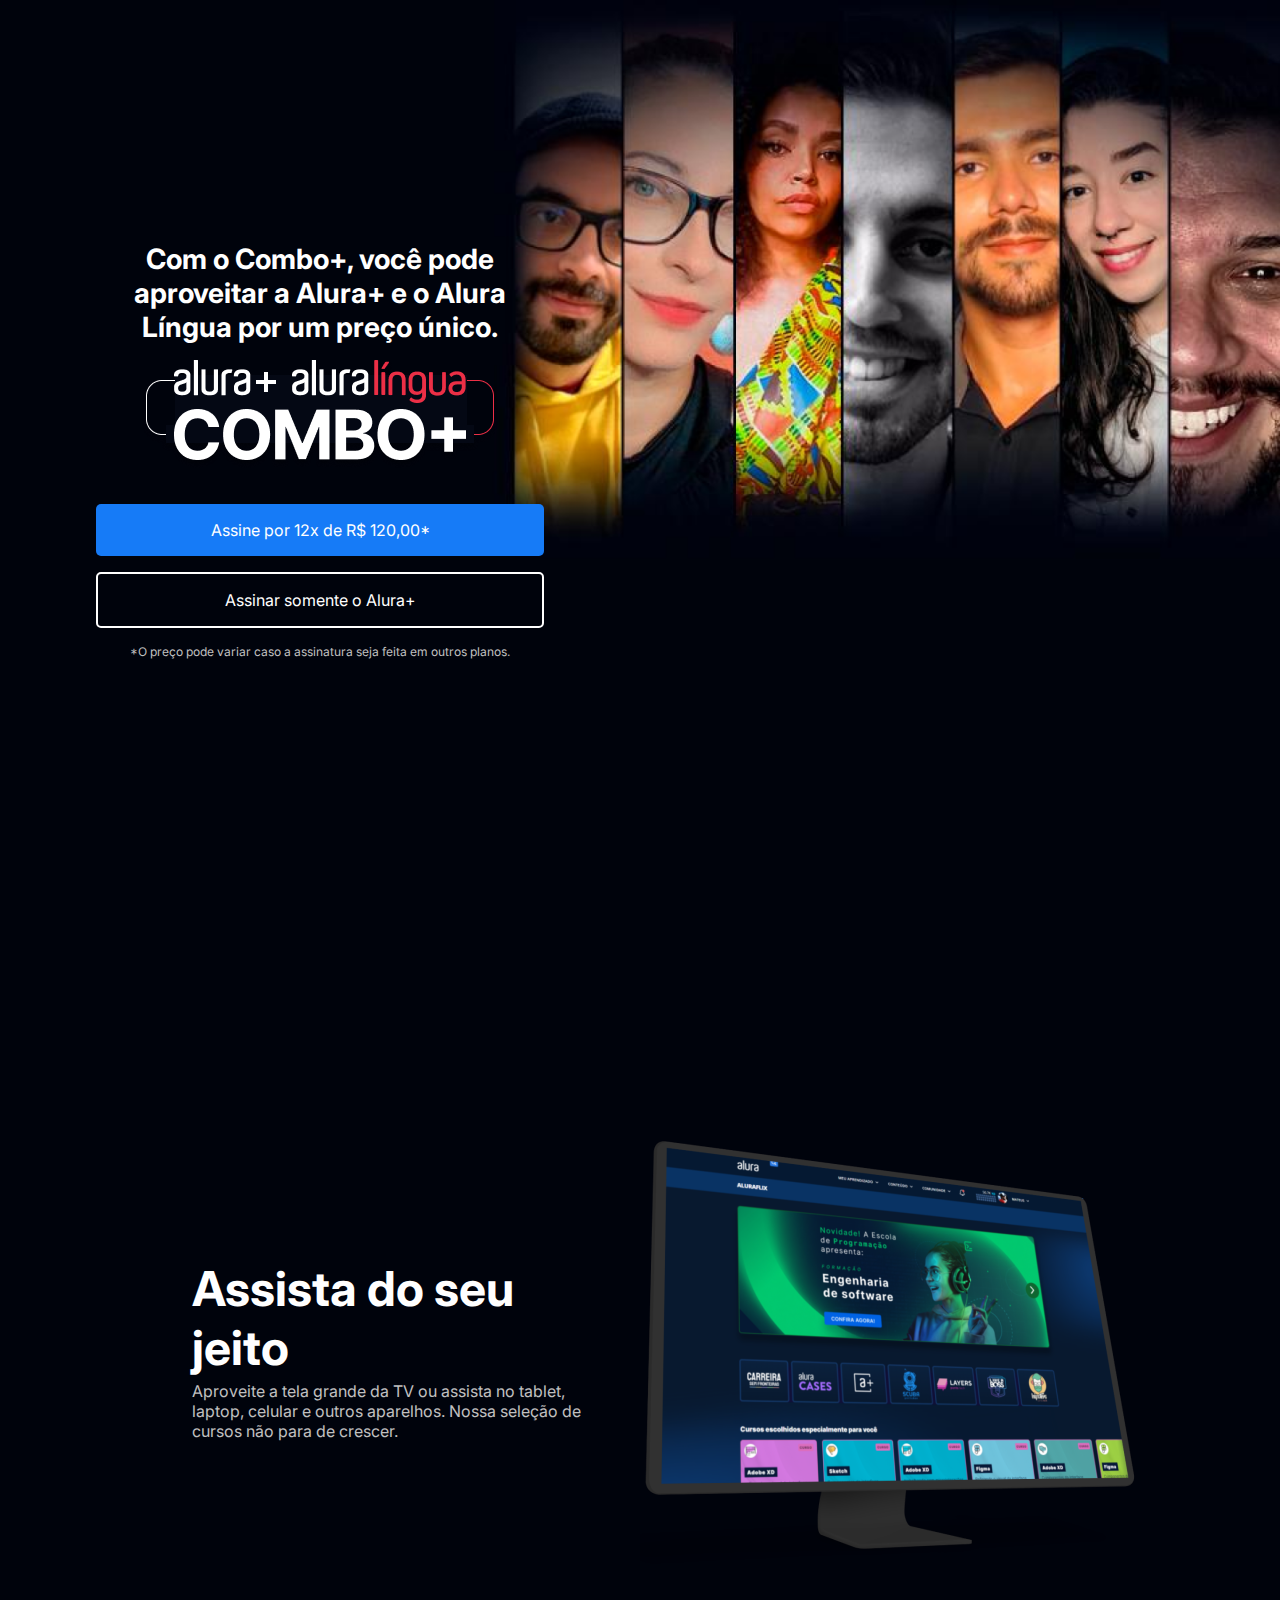
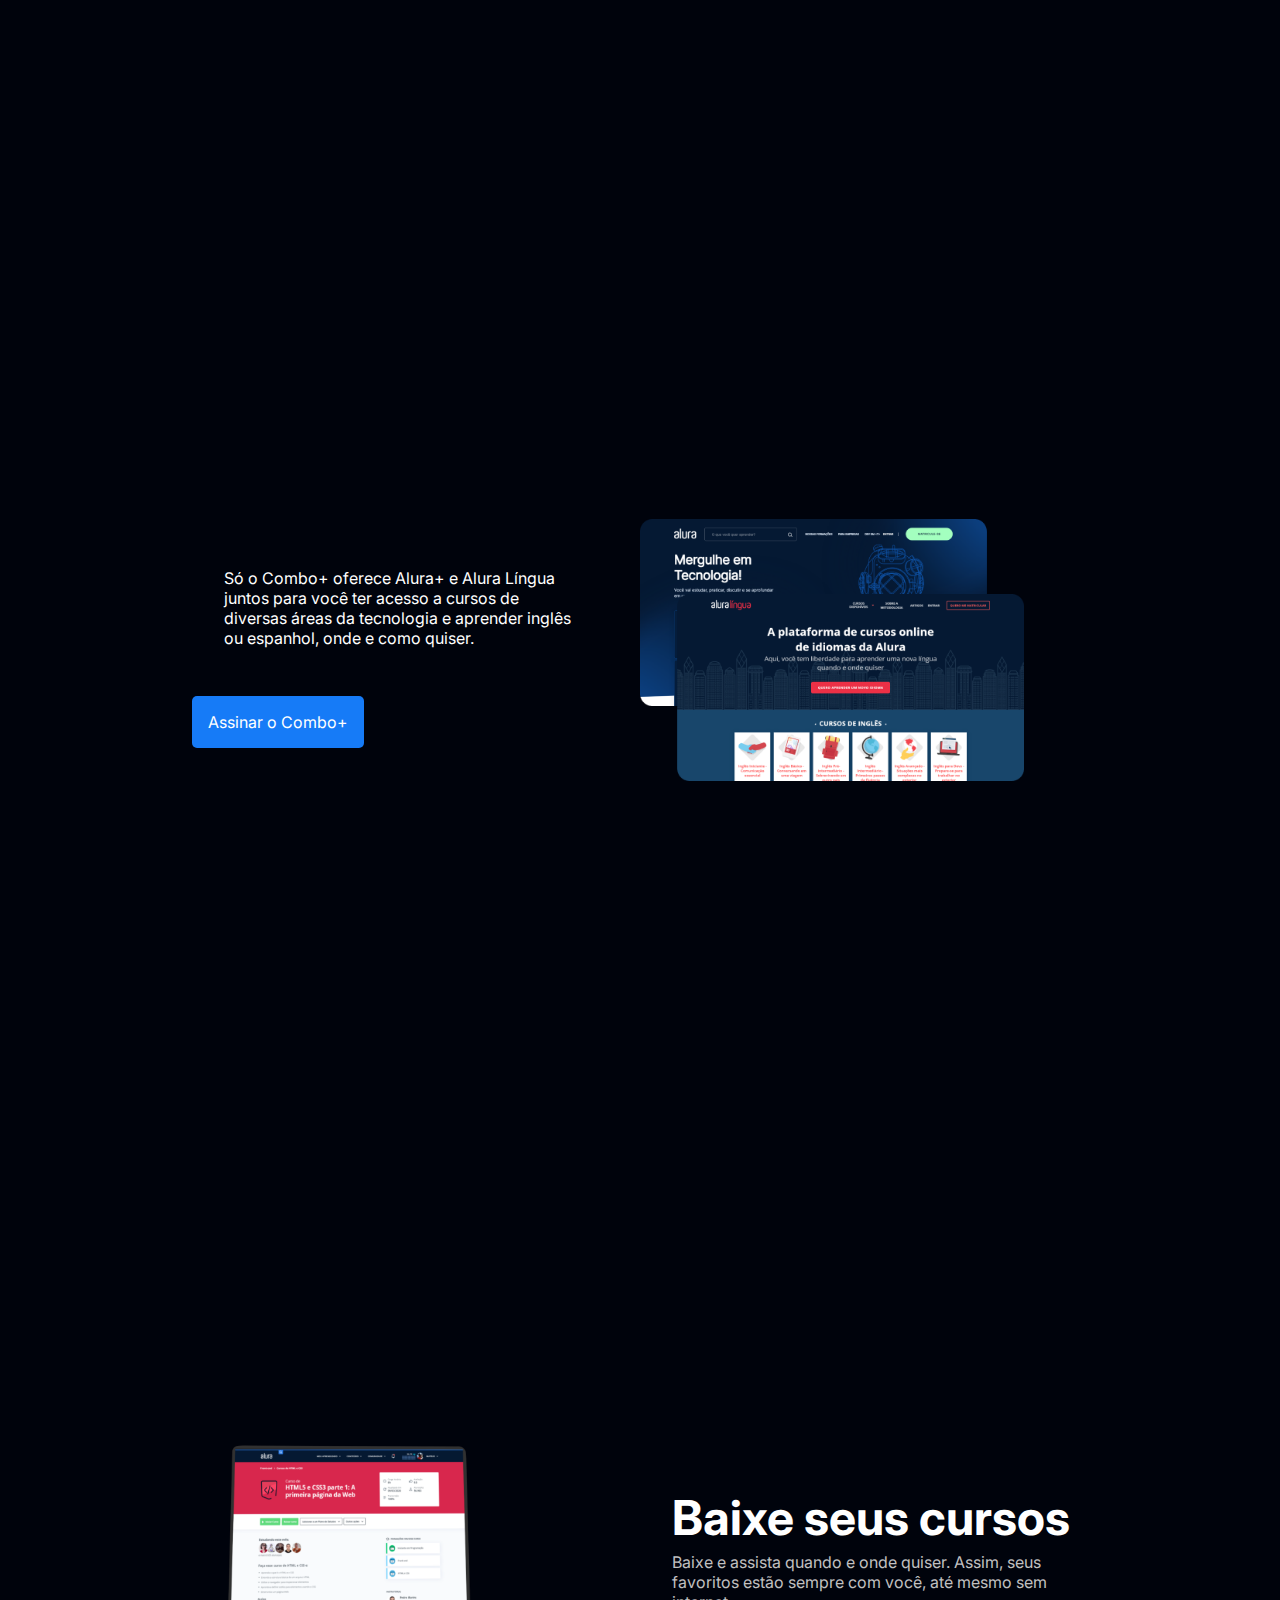
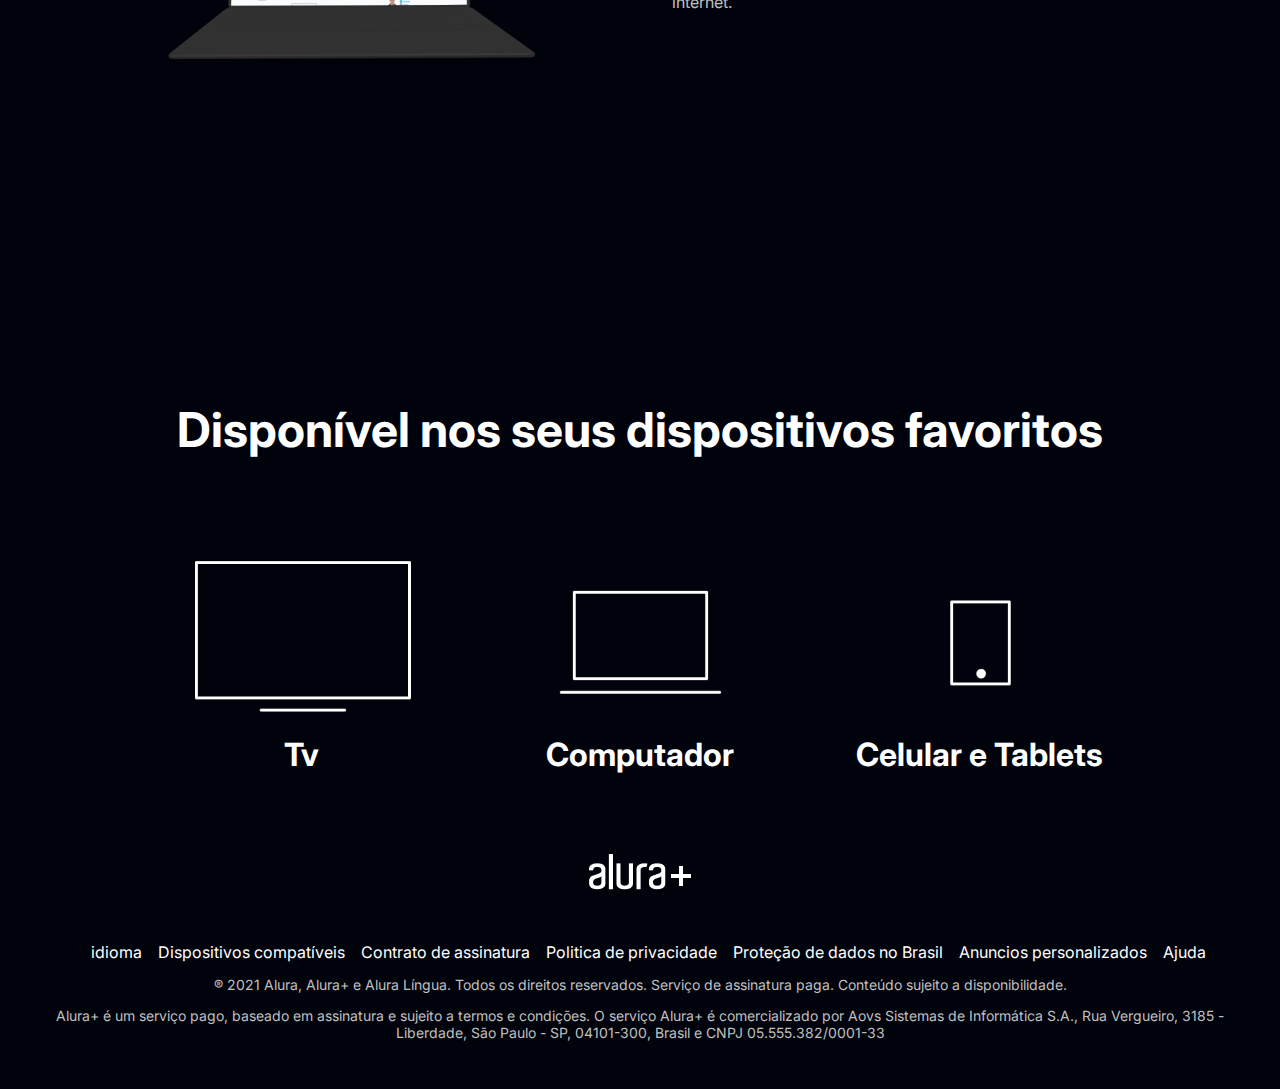
<file: index.html>
<!DOCTYPE html>
<html>

<head>
    <title>Alura Plus</title>
    <meta charset="UTF-8">
    <meta http-equiv="X-UA-Compatible" content="IE=edge">
    <meta name="viewport" content="width=device-width, initial-scale=1.0">
    <link rel="stylesheet" href="style.css">
    <link rel="preconnect" href="https://fonts.googleapis.com">
    <link rel="preconnect" href="https://fonts.gstatic.com" crossorigin>
    <link href="https://fonts.googleapis.com/css2?family=Inter:wght@400;700&display=swap" rel="stylesheet">
</head>

<body>
    <section class="container principal">
        <div class="container__caixa">
            <h1 class="container__titulo">Com o Combo+, você pode aproveitar a Alura+ e o Alura Língua por um preço único.</h1>
            <img src="img/Combo.png" alt="Imagem do combo alura+" class="container__imagem">
            <a href="https://www.alura.com.br/" class="container__botao">Assine por 12x de R$ 120,00*</a>
            <a href="https://www.alura.com.br/" class="container__botao botao_secundario">Assinar somente o Alura+</a>
            <p class="container__aviso">*O preço pode variar caso a assinatura seja feita em outros planos.</p>
        </div>
    </section>

    <section class="container secundario">
        <div class="container__descricao">
            <h2 class="descricao__titulo">Assista do seu jeito</h2>
            <p class="descricao__texto">Aproveite a tela grande da TV ou assista no tablet, laptop, celular e outros aparelhos. Nossa seleção de cursos não para de crescer.</p>
        </div>
        <img src="img/Plataformas.png" alt="imagem do combo em uma tela de computador e celular" class="secundario_imagem">
    </section>

    <section class="container secundario">
        <div class="container__descricao">
            <p class="container__descricao">Só o Combo+ oferece Alura+ e Alura Língua juntos para você ter acesso a cursos de diversas áreas da tecnologia e aprender inglês ou espanhol, onde e como quiser.</p>
            <a href="https://www.alura.com.br/" class="container__botao secundario__botao">Assinar o Combo+</a>
        </div>
        <img src="img/Telas.png" alt="imagem de duas telas na plataforma da alura" class="secundario__imagem">
    </section>

    <section class="container secundario">
        <img src="img/Notebook.png" alt="Notebook com a plataforma do alura" class="secundario__imagem">
        <div class="container__descricao">
            <h3 class="descricao__titulo">Baixe seus cursos</h3>
            <p class="descricao__texto">Baixe e assista quando e onde quiser. Assim, seus favoritos estão sempre com você, até mesmo sem internet.</p>
        </div>
    </section>

    <section class="dispositivos">
        <h2 class="dispositivos_titulo">Disponível nos seus dispositivos favoritos</h2>
        <ul class="dispositivos_listas">
            <li>
                <img src="img/tv.png" alt="imagem da tv">
                <h3 class="lista_item">Tv</h3>
            </li>
            <li>
                <img src="img/computador.png" alt="imagem do computador">
                <h3 class="lista_item">Computador</h3>
            </li>
            <li>
                <img src="img/celular.png" alt="imagem do celular">
                <h3 class="lista_item">Celular e Tablets</h3>
            </li>
        </ul>
    </section>

    <footer class="rodape">
        <img src="img/Logo.png" alt="logo alura" class="rodape__logo">
        <ul class="rodape__lista">
            <li class="lista__link">
                <a href="#">idioma</a>
            </li>
            <li class="lista__link">
                <a href="#">Dispositivos compatíveis</a>
            </li>
            <li class="lista__link">
                <a href="#">Contrato de assinatura</a>
            </li>
            <li class="lista__link">
                <a href="#">Politica de privacidade</a>
            </li>
            <li class="lista__link">
                <a href="#">Proteção de dados no Brasil</a>
            </li>
            <li class="lista__link">
                <a href="#">Anuncios personalizados</a>
            </li>
            <li class="lista__link">
                <a href="#">Ajuda</a>
            </li>
        </ul>
        <p class="rodape__texto">® 2021 Alura, Alura+ e Alura Língua. Todos os direitos reservados. Serviço de assinatura paga. Conteúdo sujeito a disponibilidade.</p>
        <p class="rodape__texto">Alura+ é um serviço pago, baseado em assinatura e sujeito a termos e condições. O serviço Alura+ é comercializado por Aovs Sistemas de Informática S.A., Rua Vergueiro, 3185 - Liberdade, São Paulo - SP, 04101-300, Brasil e CNPJ 05.555.382/0001-33</p>
    </footer>
</body>

</html>
</file>
<file: style.css>
:root {
    --branco-principal: #FFFFFF;
    --cinza-secundario: #C0C0C0;
    --botao-azul: #167BF7;
    --cor-de-fundo: #00030C;
    --fonte-principal: 'Inter';
    --botao-azul-efeito: #3c92fa;
}

body {
    background-color: var(--cor-de-fundo);
    color: var(--branco-principal);
    font-family: var(--fonte-principal);
    font-size: 16px;
    font-weight: 400;
}

* {
    margin: 0;
    padding: 0;
}

.principal {
    background-image: url("img/Background.png");
    background-repeat: no-repeat;
    background-size: contain;
    align-items: center;
    text-align: center;
}

.container {
    height: 100vh;
    display: grid;
    grid-template-columns: 50% 50%;
}

.container__botao {
    background-color: var(--botao-azul);
    border-radius: 5px;
    padding: 1em;
    color: var(--branco-principal);
    display: block;
    text-decoration: none;
    margin-bottom: 1em;
}

.botao_secundario {
    background-color: transparent;
    border: 2px solid var(--branco-principal);
}

.container__aviso {
    font-size: 12px;
    color: var(--cinza-secundario);
}

.container__titulo {
    font-size: 28px;
    font-weight: 700;
}

.container__imagem {
    margin: 1em 0 2em 0;
}

.container__caixa {
    margin: 0 6em;
}

.secundario__imagem {
    width: 80%;
}

.secundario {
    align-items: center;
    margin: 0 10em;
}

.descricao__titulo {
    font-weight: 700;
    font-size: 48px;
    color: var(--branco-principal);
    margin-bottom: 0.1em;
}

.descricao__texto {
    color: var(--cinza-secundario);
}

.secundario__botao {
    display: inline-block;
    margin-top: 1em;
}

.container__descricao {
    padding: 2em;
}

.dispositivos {
    text-align: center;
}

.dispositivos_titulo {
    font-size: 48px;
    color: var(--branco-principal);
}

.dispositivos_listas {
    display: flex;
    justify-content: center;
    list-style-type: none;
    margin: 5em 0;
}

.lista_item {
    font-size: 32px;
    color: var(--branco-principal);
}

.rodape {
    text-align: center;
}

.rodape__lista {
    display: flex;
    justify-content: center;
    list-style-type: none;
    margin-top: 1em;
}

.lista__link a {
    text-decoration: none;
    color: var(--branco-principal);
    margin-left: 1em;
}

.rodape__texto {
    margin: 1em 0;
    color: var(--cinza-secundario);
    font-size: 14px;
}

.rodape {
    text-align: center;
    margin: 3em;
}

.rodape__logo {
    margin-bottom: 2em;
}

.lista__link a:hover {
    color: var(--botao-azul);
}

.lista__link a:active {
    color: rgb(0, 250, 217);
}

.container__botao:hover {
    background-color: var(--botao-azul-efeito);
    color: var(--cor-de-fundo);
}

/* Adiciona regras para telas menores que 768px (exemplo: smartphones) */
@media (max-width: 768px) {
    .container {
        grid-template-columns: 100%; /* Ajusta para uma única coluna */
    }

    .container__caixa {
        margin: 0; /* Remove a margem lateral */
    }

    .secundario {
        margin: 0; /* Remove a margem lateral */
    }
}

/* Adiciona regras para telas menores que 480px (exemplo: smartphones em orientação retrato) */
@media (max-width: 480px) {
    .descricao__titulo {
        font-size: 32px; /* Reduz o tamanho do título */
    }

    .descricao__texto {
        font-size: 14px; /* Reduz o tamanho do texto */
    }

    .dispositivos_titulo {
        font-size: 32px; /* Reduz o tamanho do título de dispositivos */
    }

    .lista_item {
        font-size: 24px; /* Reduz o tamanho dos itens de lista */
    }

    .rodape__lista {
        flex-direction: column; /* Mostra os links de rodapé em coluna */
    }
}
</file>
